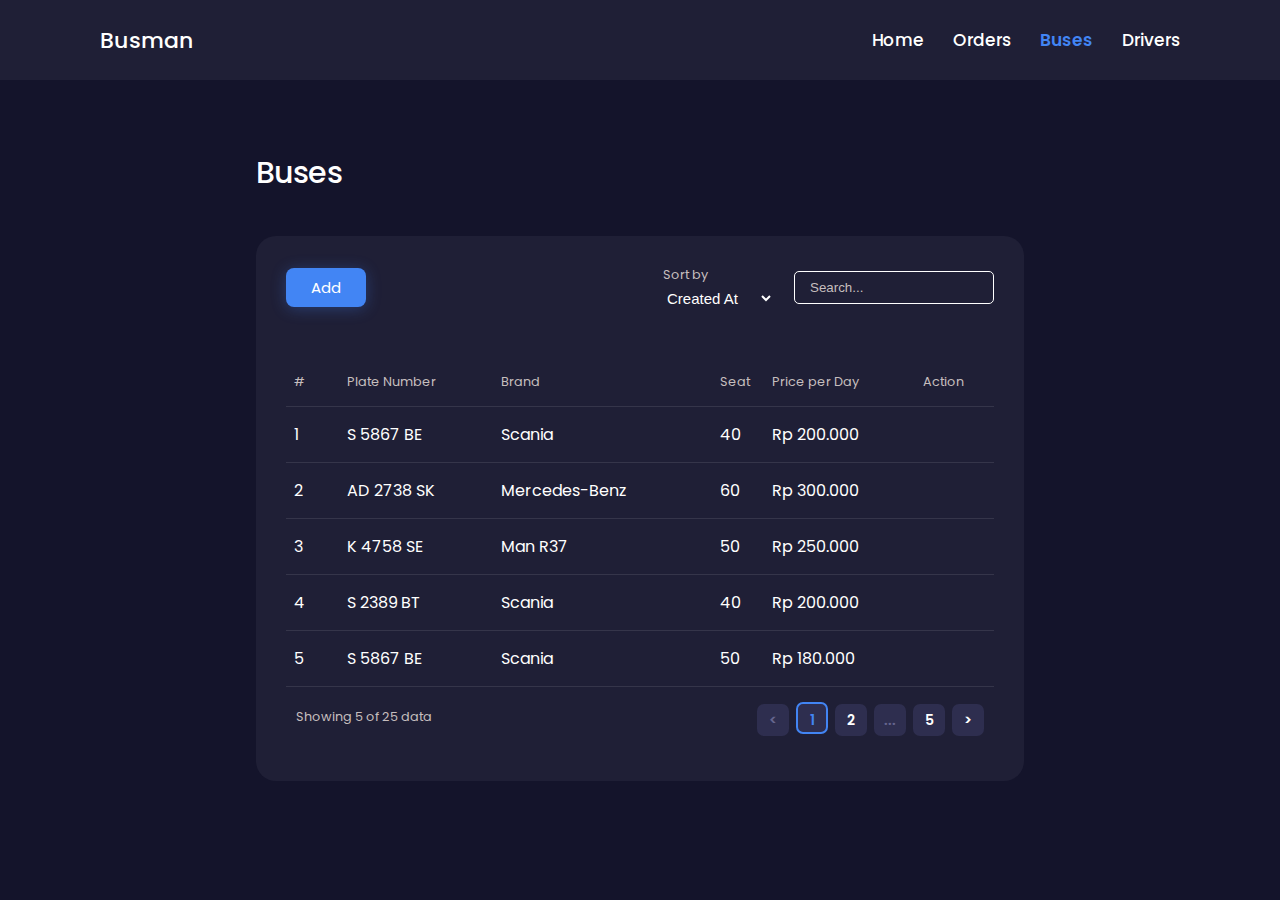
<file: buses/index.html>
<!DOCTYPE html>
<html lang="en">
<head>
    <meta charset="UTF-8">
    <meta http-equiv="X-UA-Compatible" content="IE=edge">
    <meta name="viewport" content="width=device-width, initial-scale=1.0">

    <link rel="stylesheet" href="https://use.fontawesome.com/releases/v5.15.4/css/all.css" integrity="sha384-DyZ88mC6Up2uqS4h/KRgHuoeGwBcD4Ng9SiP4dIRy0EXTlnuz47vAwmeGwVChigm" crossorigin="anonymous">

    <link rel="stylesheet" href="../styles/master.css">
     

    <title>Busman | Buses</title>
</head>
<body>
    <header>
        <div class="title">
            <a href="../dashboard.html">Busman</a>
        </div>
        <nav>
            <ul>
                <li><a href="../dashboard.html">Home</a></li>
                <li><a href="../orders/index.html">Orders</a></li>
                <li><a href="#" class="active">Buses</a></li>
                <li><a href="../drivers/index.html">Drivers</a></li>
            </ul>
        </nav>
    </header>
    
    <main>
        <div class="container">
            <div class="page-title">
                <h5>Buses</h5>
            </div>
            <div class="card">
                <div class="card-header">
                    <a class="card-action-btn" href="create.html" role="button">
                        Add
                    </a>
                    <div class="card-filters">
                        <div class="filter">
                            <small>Sort by</small>
                            <select name="sortby" id="status">
                                <option value="rent-date" selected>Created At</option>
                                <option value="contact-name">Seat</option>
                                <option value="contact-phone">Price per Day</option>
                            </select>
                        </div>
                        <div class="search">
                            <form action="#">
                                <input type="text" name="search" placeholder="Search...">
                                <button type="submit">
                                    <i class="fas fa-search"></i>
                                </button>
                            </form>
                        </div>
                    </div>
                </div>

                <div class="card-body">
                    <table class="card-table">
                        <thead>
                            <tr>
                                <th>#</th>
                                <th>Plate Number</th>
                                <th>Brand</th>
                                <th>Seat</th>
                                <th>Price per Day</th>
                                <th>Action</th>
                            </tr>
                        </thead>
                        <tbody>
                            <tr>
                                <td>1</td>
                                <td>S 5867 BE</td>
                                <td>Scania</td>
                                <td>40</td>
                                <td>Rp 200.000</td>
                                <td class="action-btn">
                                     
                                    <a href="edit.html">
                                        <i class="fas fa-pencil-alt"></i>
                                    </a>
                                    <a href="#">
                                        <i class="far fa-trash-alt"></i>
                                    </a>
                                </td>
                            </tr>
                            <tr>
                                <td>2</td>
                                <td>AD 2738 SK</td>
                                <td>Mercedes-Benz</td>
                                <td>60</td>
                                <td>Rp 300.000</td>
                                <td class="action-btn">
                                     
                                    <a href="edit.html">
                                        <i class="fas fa-pencil-alt"></i>
                                    </a>
                                    <a href="#">
                                        <i class="far fa-trash-alt"></i>
                                    </a>
                                </td>
                            </tr>
                            <tr>
                                <td>3</td>
                                <td>K 4758 SE</td>
                                <td>Man R37</td>
                                <td>50</td>
                                <td>Rp 250.000</td>
                                <td class="action-btn">
                                     
                                    <a href="edit.html">
                                        <i class="fas fa-pencil-alt"></i>
                                    </a>
                                    <a href="#">
                                        <i class="far fa-trash-alt"></i>
                                    </a>
                                </td>
                            </tr>
                            <tr>
                                <td>4</td>
                                <td>S 2389 BT</td>
                                <td>Scania</td>
                                <td>40</td>
                                <td>Rp 200.000</td>
                                <td class="action-btn">
                                     
                                    <a href="edit.html">
                                        <i class="fas fa-pencil-alt"></i>
                                    </a>
                                    <a href="#">
                                        <i class="far fa-trash-alt"></i>
                                    </a>
                                </td>
                            </tr>
                            <tr>
                                <td>5</td>
                                <td>S 5867 BE</td>
                                <td>Scania</td>
                                <td>50</td>
                                <td>Rp 180.000</td>
                                <td class="action-btn">
                                     
                                    <a href="edit.html">
                                        <i class="fas fa-pencil-alt"></i>
                                    </a>
                                    <a href="#">
                                        <i class="far fa-trash-alt"></i>
                                    </a>
                                </td>
                            </tr>
                        </tbody>
                    </table>
                </div>

                <div class="card-footer">
                    <small>
                        Showing 5 of 25 data
                    </small>
                    <div class="pagination">
                        <a href="#prev" class="prev disabled"><</a>
                        <a href="#" class="selected">1</a>
                        <a href="#">2</a>
                        <a href="#" class="disabled">...</a>
                        <a href="#">5</a>
                        <a href="#" class="next">></a>
                    </div>
                </div>
            </div>
        </div>
    </main>
</body>
</html>
</file>
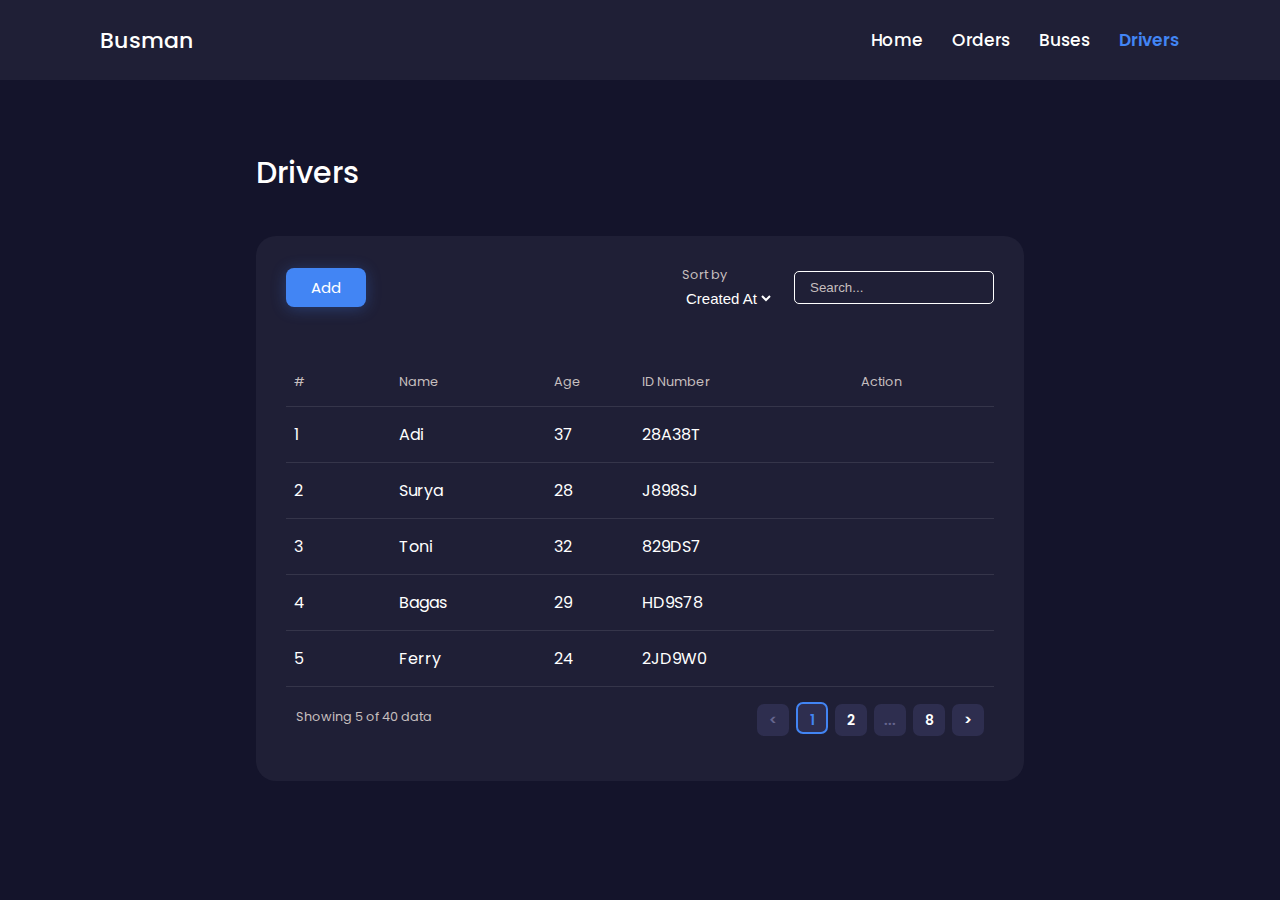
<file: drivers/index.html>
<!DOCTYPE html>
<html lang="en">
<head>
    <meta charset="UTF-8">
    <meta http-equiv="X-UA-Compatible" content="IE=edge">
    <meta name="viewport" content="width=device-width, initial-scale=1.0">

    <link rel="stylesheet" href="https://use.fontawesome.com/releases/v5.15.4/css/all.css" integrity="sha384-DyZ88mC6Up2uqS4h/KRgHuoeGwBcD4Ng9SiP4dIRy0EXTlnuz47vAwmeGwVChigm" crossorigin="anonymous">

    <link rel="stylesheet" href="../styles/master.css">
     

    <title>Busman | Drivers</title>
</head>
<body>
    <header>
        <div class="title">
            <a href="../dashboard.html">Busman</a>
        </div>
        <nav>
            <ul>
                <li><a href="../dashboard.html">Home</a></li>
                <li><a href="../orders/index.html">Orders</a></li>
                <li><a href="../buses/index.html">Buses</a></li>
                <li><a href="#" class="active">Drivers</a></li>
            </ul>
        </nav>
    </header>
    
    <main>
        <div class="container">
            <div class="page-title">
                <h5>Drivers</h5>
            </div>
            <div class="card">
                <div class="card-header">
                    <a class="card-action-btn" href="create.html" role="button">
                        Add
                    </a>
                    <div class="card-filters">
                        <div class="filter">
                            <small>Sort by</small>
                            <select name="sortby" id="status">
                                <option value="rent-date" selected>Created At</option>
                                <option value="contact-name">Name</option>
                                <option value="contact-phone">Age</option>
                            </select>
                        </div>
                        <div class="search">
                            <form action="#">
                                <input type="text" name="search" placeholder="Search...">
                                <button type="submit">
                                    <i class="fas fa-search"></i>
                                </button>
                            </form>
                        </div>
                    </div>
                </div>

                <div class="card-body">
                    <table class="card-table">
                        <thead>
                            <tr>
                                <th>#</th>
                                <th>Name</th>
                                <th>Age</th>
                                <th>ID Number</th>
                                <th>Action</th>
                            </tr>
                        </thead>
                        <tbody>
                            <tr>
                                <td>1</td>
                                <td>Adi</td>
                                <td>37</td>
                                <td>28A38T</td>
                                <td class="action-btn">
                                     
                                    <a href="edit.html">
                                        <i class="fas fa-pencil-alt"></i>
                                    </a>
                                    <a href="#">
                                        <i class="far fa-trash-alt"></i>
                                    </a>
                                </td>
                            </tr>
                            <tr>
                                <td>2</td>
                                <td>Surya</td>
                                <td>28</td>
                                <td>J898SJ</td>
                                <td class="action-btn">
                                     
                                    <a href="edit.html">
                                        <i class="fas fa-pencil-alt"></i>
                                    </a>
                                    <a href="#">
                                        <i class="far fa-trash-alt"></i>
                                    </a>
                                </td>
                            </tr>
                            <tr>
                                <td>3</td>
                                <td>Toni</td>
                                <td>32</td>
                                <td>829DS7</td>
                                <td class="action-btn">
                                     
                                    <a href="edit.html">
                                        <i class="fas fa-pencil-alt"></i>
                                    </a>
                                    <a href="#">
                                        <i class="far fa-trash-alt"></i>
                                    </a>
                                </td>
                            </tr>
                            <tr>
                                <td>4</td>
                                <td>Bagas</td>
                                <td>29</td>
                                <td>HD9S78</td>
                                <td class="action-btn">
                                     
                                    <a href="edit.html">
                                        <i class="fas fa-pencil-alt"></i>
                                    </a>
                                    <a href="#">
                                        <i class="far fa-trash-alt"></i>
                                    </a>
                                </td>
                            </tr>
                            <tr>
                                <td>5</td>
                                <td>Ferry</td>
                                <td>24</td>
                                <td>2JD9W0</td>
                                <td class="action-btn">
                                     
                                    <a href="edit.html">
                                        <i class="fas fa-pencil-alt"></i>
                                    </a>
                                    <a href="#">
                                        <i class="far fa-trash-alt"></i>
                                    </a>
                                </td>
                            </tr>
                        </tbody>
                    </table>
                </div>

                <div class="card-footer">
                    <small>
                        Showing 5 of 40 data
                    </small>
                    <div class="pagination">
                        <a href="#prev" class="prev disabled"><</a>
                        <a href="#" class="selected">1</a>
                        <a href="#">2</a>
                        <a href="#" class="disabled">...</a>
                        <a href="#">8</a>
                        <a href="#" class="next">></a>
                    </div>
                </div>
            </div>
        </div>
    </main>
</body>
</html>
</file>
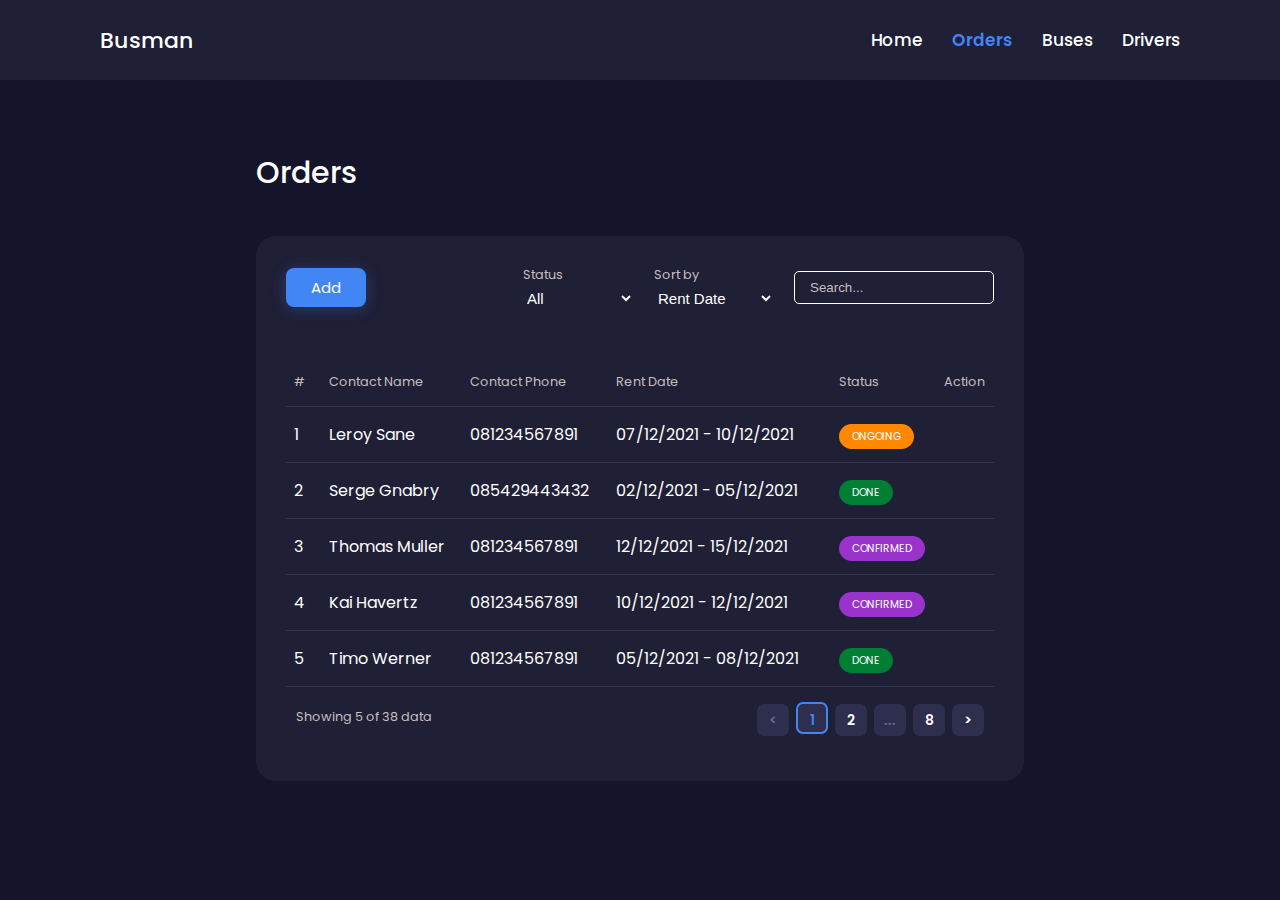
<file: orders/index.html>
<!DOCTYPE html>
<html lang="en">
<head>
    <meta charset="UTF-8">
    <meta http-equiv="X-UA-Compatible" content="IE=edge">
    <meta name="viewport" content="width=device-width, initial-scale=1.0">

    <link rel="stylesheet" href="https://use.fontawesome.com/releases/v5.15.4/css/all.css" integrity="sha384-DyZ88mC6Up2uqS4h/KRgHuoeGwBcD4Ng9SiP4dIRy0EXTlnuz47vAwmeGwVChigm" crossorigin="anonymous">

    <link rel="stylesheet" href="../styles/master.css">
     

    <title>Busman | Orders</title>
</head>
<body>
    <header>
        <div class="title">
            <a href="../dashboard.html">Busman</a>
        </div>
        <nav>
            <ul>
                <li><a href="../dashboard.html">Home</a></li>
                <li><a href="#" class="active">Orders</a></li>
                <li><a href="../buses/index.html">Buses</a></li>
                <li><a href="../drivers/index.html">Drivers</a></li>
            </ul>
        </nav>
    </header>
    
    <main>
        <div class="container">
            <div class="page-title">
                <h5>Orders</h5>
            </div>
            <div class="card">
                <div class="card-header">
                    <a class="card-action-btn" href="create.html" role="button">
                        Add
                    </a>
                    <div class="card-filters">
                        <div class="filter">
                            <small>Status</small>
                            <select name="status" id="status">
                                <option value="all" selected>All</option>
                                <option value="confirmed">CONFIRMED</option>
                                <option value="ongoing">ONGOING</option>
                                <option value="done">DONE</option>
                            </select>
                        </div>
                        <div class="filter">
                            <small>Sort by</small>
                            <select name="sortby" id="status">
                                <option value="rent-date" selected>Rent Date</option>
                                <option value="contact-name">Contact Name</option>
                                <option value="contact-phone">Contact Phone</option>
                            </select>
                        </div>
                        <div class="search">
                            <form action="#">
                                <input type="text" name="search" placeholder="Search...">
                                <button type="submit">
                                    <i class="fas fa-search"></i>
                                </button>
                            </form>
                        </div>
                    </div>
                </div>

                <div class="card-body">
                    <table class="card-table">
                        <thead>
                            <tr>
                                <th>#</th>
                                <th>Contact Name</th>
                                <th>Contact Phone</th>
                                <th>Rent Date</th>
                                <th>Status</th>
                                <th>Action</th>
                            </tr>
                        </thead>
                        <tbody>
                            <tr>
                                <td>1</td>
                                <td>Leroy Sane</td>
                                <td>081234567891</td>
                                <td>07/12/2021 - 10/12/2021</td>
                                <td><span class="status-label ongoing">ONGOING</span></td>
                                <td class="action-btn">
                                     
                                    <a href="edit.html">
                                        <i class="fas fa-pencil-alt"></i>
                                    </a>
                                    <a href="#">
                                        <i class="far fa-trash-alt"></i>
                                    </a>
                                </td>
                            </tr>
                            <tr>
                                <td>2</td>
                                <td>Serge Gnabry</td>
                                <td>085429443432</td>
                                <td>02/12/2021 - 05/12/2021</td>
                                <td><span class="status-label done">DONE</span></td>
                                <td class="action-btn">
                                     
                                    <a href="edit.html">
                                        <i class="fas fa-pencil-alt"></i>
                                    </a>
                                    <a href="#">
                                        <i class="far fa-trash-alt"></i>
                                    </a>
                                </td>
                            </tr>
                            <tr>
                                <td>3</td>
                                <td>Thomas Muller</td>
                                <td>081234567891</td>
                                <td>12/12/2021 - 15/12/2021</td>
                                <td><span class="status-label confirmed">CONFIRMED</span></td>
                                <td class="action-btn">
                                     
                                    <a href="edit.html">
                                        <i class="fas fa-pencil-alt"></i>
                                    </a>
                                    <a href="#">
                                        <i class="far fa-trash-alt"></i>
                                    </a>
                                </td>
                            </tr>
                            <tr>
                                <td>4</td>
                                <td>Kai Havertz</td>
                                <td>081234567891</td>
                                <td>10/12/2021 - 12/12/2021</td>
                                <td><span class="status-label confirmed">CONFIRMED</span></td>
                                <td class="action-btn">
                                     
                                    <a href="edit.html">
                                        <i class="fas fa-pencil-alt"></i>
                                    </a>
                                    <a href="#">
                                        <i class="far fa-trash-alt"></i>
                                    </a>
                                </td>
                            </tr>
                            <tr>
                                <td>5</td>
                                <td>Timo Werner</td>
                                <td>081234567891</td>
                                <td>05/12/2021 - 08/12/2021</td>
                                <td><span class="status-label done">DONE</span></td>
                                <td class="action-btn">
                                     
                                    <a href="edit.html">
                                        <i class="fas fa-pencil-alt"></i>
                                    </a>
                                    <a href="#">
                                        <i class="far fa-trash-alt"></i>
                                    </a>
                                </td>
                            </tr>
                        </tbody>
                    </table>
                </div>

                <div class="card-footer">
                    <small>
                        Showing 5 of 38 data
                    </small>
                    <div class="pagination">
                        <a href="#prev" class="prev disabled"><</a>
                        <a href="#" class="selected">1</a>
                        <a href="#">2</a>
                        <a href="#" class="disabled">...</a>
                        <a href="#">8</a>
                        <a href="#" class="next">></a>
                    </div>
                </div>
            </div>
        </div>
    </main>
</body>
</html>
</file>
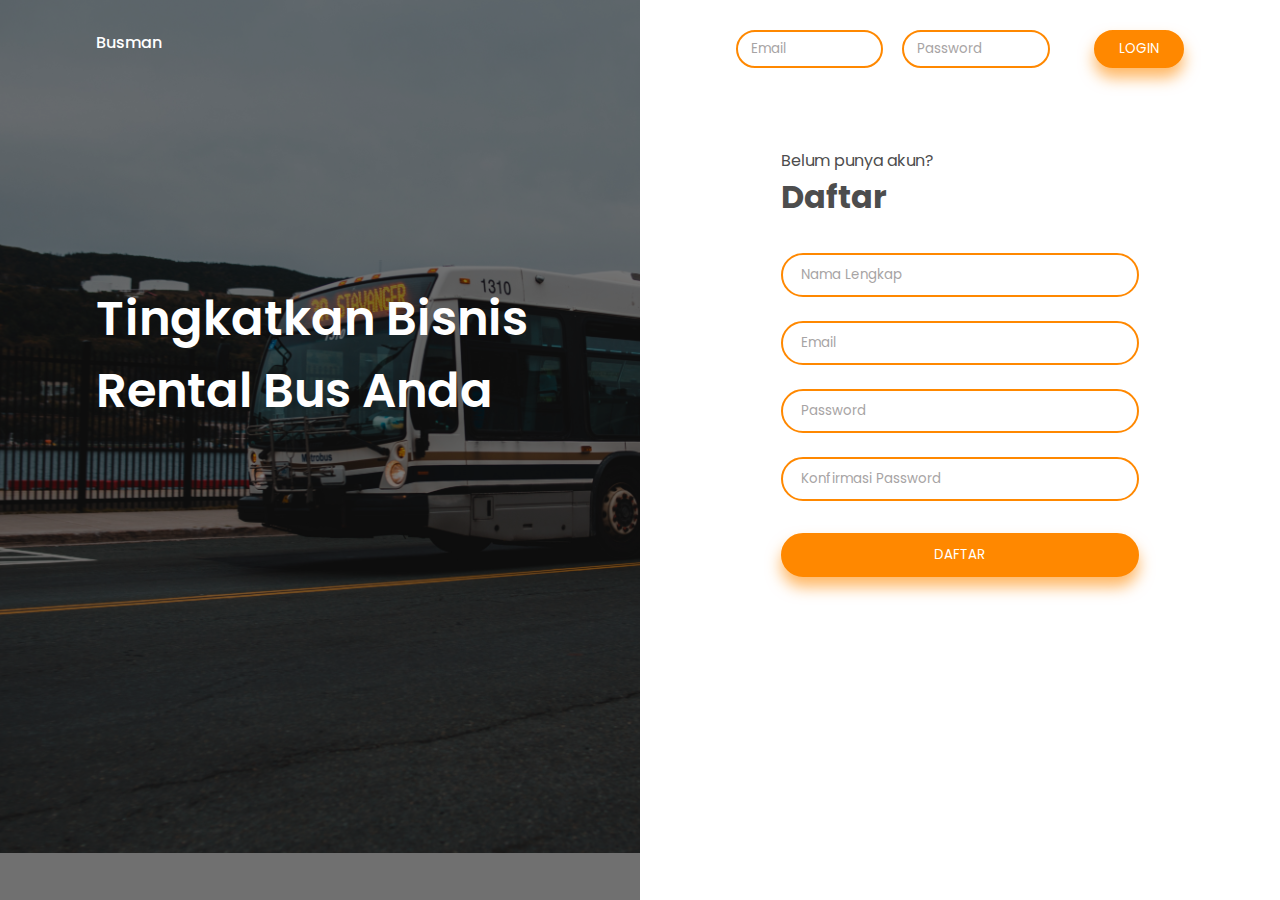
<file: auth.html>
<!DOCTYPE html>
<html lang="en">
<head>
    <meta charset="UTF-8">
    <meta http-equiv="X-UA-Compatible" content="IE=edge">
    <meta name="viewport" content="width=device-width, initial-scale=1.0">
    <link rel="icon" href="favicon.ico">
    <link rel="stylesheet" href="styles/auth.css">
    <title>BusMan | Auth</title>
</head>
<body>
    <div class="landing-auth">
        <div class="banner">
            <div class="container">
                <div class="title">
                    <a href="auth.html">Busman</a>
                </div>
        
                <div class="banner-text">
                    <h2>Tingkatkan Bisnis Rental Bus Anda</h2>
                </div>
            </div>
        </div>
    
        <div class="auth" id="auth">
            <div class="container">
                <div class="login">
                    <form action="dashboard.html">
                        <div class="inline-input">
                            <input class="input-text" type="email" placeholder="Email" />
                            <input class="input-text" type="password" placeholder="Password" />
                        </div>
                        <input class="button" type="submit" value="LOGIN" />
                    </form>
                </div>
        
                <div class="register">
                    <div class="register-text">
                        <p>Belum punya akun?</p>
                        <h1>Daftar</h1>
                    </div>
                    <form action="dashboard.html">
                        <input class="input-text" type="text" placeholder="Nama Lengkap" />
                        <input class="input-text" type="email" placeholder="Email" />
                        <input class="input-text" type="password" placeholder="Password" />
                        <input class="input-text" type="password" placeholder="Konfirmasi Password" />
                        <input class="button" type="submit" value="DAFTAR" />
                    </form>
                </div>
            </div>
        </div>
    </div>
</body>
</html>
</file>
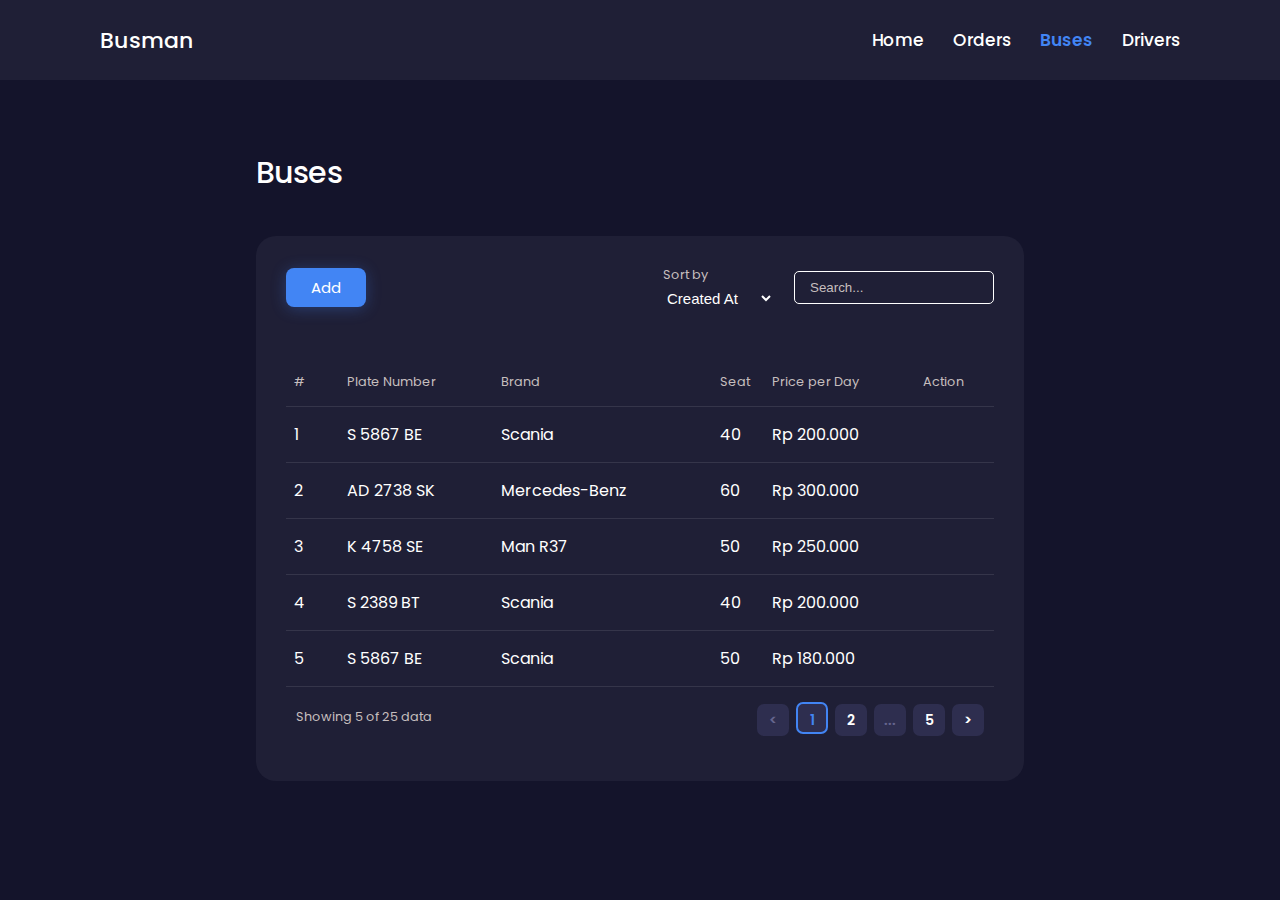
<file: buses.html>
<!DOCTYPE html>
<html lang="en">
<head>
    <meta charset="UTF-8">
    <meta http-equiv="X-UA-Compatible" content="IE=edge">
    <meta name="viewport" content="width=device-width, initial-scale=1.0">

    <link rel="stylesheet" href="https://use.fontawesome.com/releases/v5.15.4/css/all.css" integrity="sha384-DyZ88mC6Up2uqS4h/KRgHuoeGwBcD4Ng9SiP4dIRy0EXTlnuz47vAwmeGwVChigm" crossorigin="anonymous">

    <link rel="stylesheet" href="styles/master.css">
     

    <title>Orders</title>
</head>
<body>
    <header>
        <div class="title">
            <a href="#">Busman</a>
        </div>
        <nav>
            <ul>
                <li><a href="#">Home</a></li>
                <li><a href="orders.html">Orders</a></li>
                <li><a href="#" class="active">Buses</a></li>
                <li><a href="drivers.html">Drivers</a></li>
            </ul>
        </nav>
    </header>
    
    <main>
        <div class="container">
            <div class="page-title">
                <h5>Buses</h5>
            </div>
            <div class="card">
                <div class="card-header">
                    <a class="card-action-btn" href="#" role="button">
                        Add
                    </a>
                    <div class="card-filters">
                        <div class="filter">
                            <small>Sort by</small>
                            <select name="sortby" id="status">
                                <option value="rent-date" selected>Created At</option>
                                <option value="contact-name">Seat</option>
                                <option value="contact-phone">Price per Day</option>
                            </select>
                        </div>
                        <div class="search">
                            <form action="#">
                                <input type="text" name="search" placeholder="Search...">
                                <button type="submit">
                                    <i class="fas fa-search"></i>
                                </button>
                            </form>
                        </div>
                    </div>
                </div>

                <div class="card-body">
                    <table class="card-table">
                        <thead>
                            <tr>
                                <th>#</th>
                                <th>Plate Number</th>
                                <th>Brand</th>
                                <th>Seat</th>
                                <th>Price per Day</th>
                                <th>Action</th>
                            </tr>
                        </thead>
                        <tbody>
                            <tr>
                                <td>1</td>
                                <td>S 5867 BE</td>
                                <td>Scania</td>
                                <td>40</td>
                                <td>Rp 200.000</td>
                                <td class="action-btn">
                                     
                                    <a href="#">
                                        <i class="fas fa-pencil-alt"></i>
                                    </a>
                                    <a href="#">
                                        <i class="far fa-trash-alt"></i>
                                    </a>
                                </td>
                            </tr>
                            <tr>
                                <td>2</td>
                                <td>AD 2738 SK</td>
                                <td>Mercedes-Benz</td>
                                <td>60</td>
                                <td>Rp 300.000</td>
                                <td class="action-btn">
                                     
                                    <a href="#">
                                        <i class="fas fa-pencil-alt"></i>
                                    </a>
                                    <a href="#">
                                        <i class="far fa-trash-alt"></i>
                                    </a>
                                </td>
                            </tr>
                            <tr>
                                <td>3</td>
                                <td>K 4758 SE</td>
                                <td>Man R37</td>
                                <td>50</td>
                                <td>Rp 250.000</td>
                                <td class="action-btn">
                                     
                                    <a href="#">
                                        <i class="fas fa-pencil-alt"></i>
                                    </a>
                                    <a href="#">
                                        <i class="far fa-trash-alt"></i>
                                    </a>
                                </td>
                            </tr>
                            <tr>
                                <td>4</td>
                                <td>S 2389 BT</td>
                                <td>Scania</td>
                                <td>40</td>
                                <td>Rp 200.000</td>
                                <td class="action-btn">
                                     
                                    <a href="#">
                                        <i class="fas fa-pencil-alt"></i>
                                    </a>
                                    <a href="#">
                                        <i class="far fa-trash-alt"></i>
                                    </a>
                                </td>
                            </tr>
                            <tr>
                                <td>5</td>
                                <td>S 5867 BE</td>
                                <td>Scania</td>
                                <td>50</td>
                                <td>Rp 180.000</td>
                                <td class="action-btn">
                                     
                                    <a href="#">
                                        <i class="fas fa-pencil-alt"></i>
                                    </a>
                                    <a href="#">
                                        <i class="far fa-trash-alt"></i>
                                    </a>
                                </td>
                            </tr>
                        </tbody>
                    </table>
                </div>

                <div class="card-footer">
                    <small>
                        Showing 5 of 25 data
                    </small>
                    <div class="pagination">
                        <a href="#prev" class="prev disabled"><</a>
                        <a href="#" class="selected">1</a>
                        <a href="#">2</a>
                        <a href="#" class="disabled">...</a>
                        <a href="#">5</a>
                        <a href="#" class="next">></a>
                    </div>
                </div>
            </div>
        </div>
    </main>
</body>
</html>
</file>
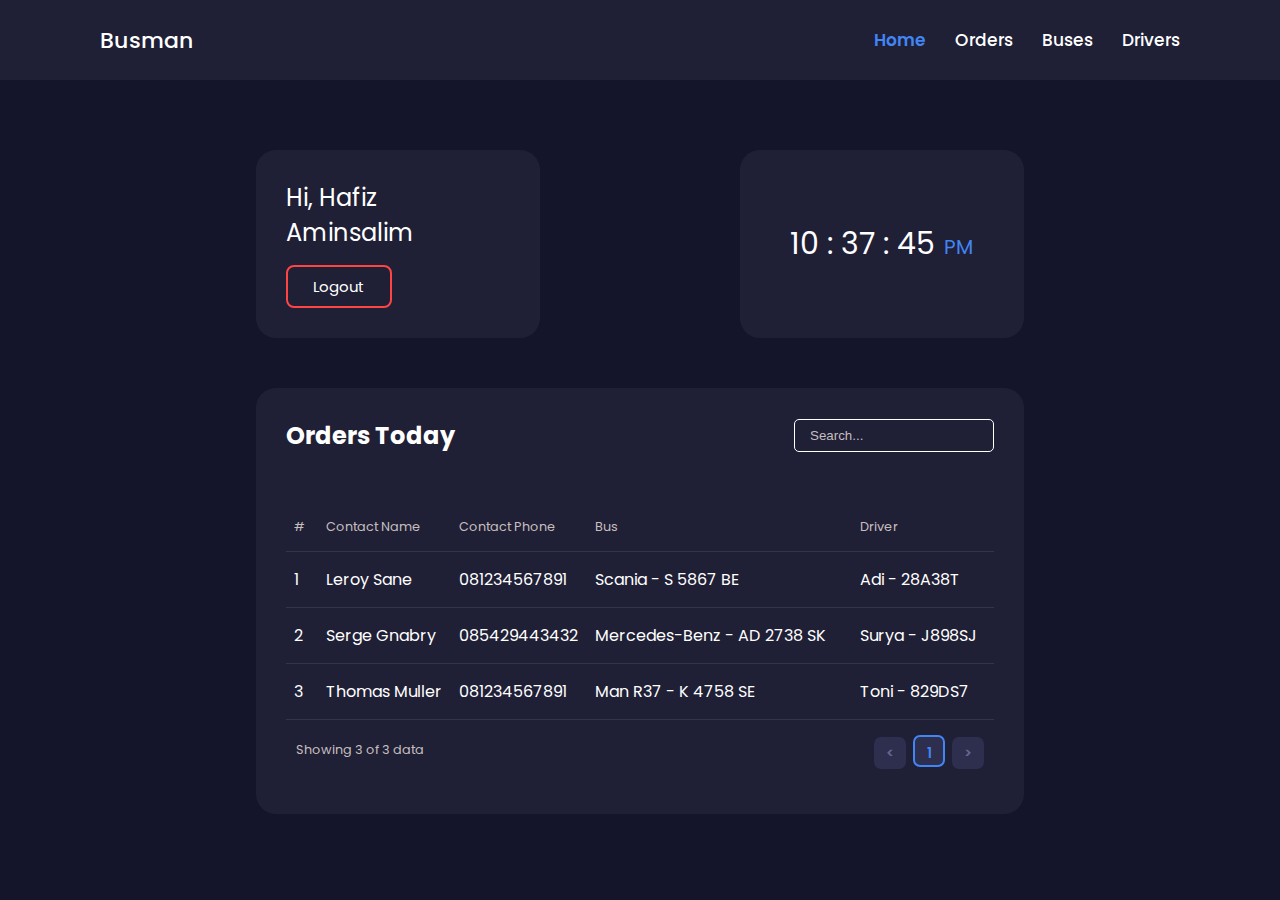
<file: dashboard.html>
<!DOCTYPE html>
<html lang="en">
<head>
    <meta charset="UTF-8">
    <meta http-equiv="X-UA-Compatible" content="IE=edge">
    <meta name="viewport" content="width=device-width, initial-scale=1.0">
    <link rel="stylesheet" href="https://use.fontawesome.com/releases/v5.15.4/css/all.css" integrity="sha384-DyZ88mC6Up2uqS4h/KRgHuoeGwBcD4Ng9SiP4dIRy0EXTlnuz47vAwmeGwVChigm" crossorigin="anonymous">
    <link rel="stylesheet" href="styles/master.css">
    <link rel="icon" href="favicon.ico">
    <title>Busman | Dashboard</title>
</head>
<body>
    <header>
        <div class="title">
            <a href="dashboard.html">Busman</a>
        </div>
        <nav>
            <ul>
                <li><a href="#" class="active">Home</a></li>
                <li><a href="orders/index.html">Orders</a></li>
                <li><a href="buses/index.html">Buses</a></li>
                <li><a href="drivers/index.html">Drivers</a></li>
            </ul>
        </nav>
    </header>
    
    <main>
        <div class="container">
            <div class="row-dashboard">
                <div class="card welcome">
                    <h2>Hi, Hafiz Aminsalim</h2>
                    <a href="auth.html">Logout</a>
                </div>
                <div class="card time-clock">
                    <p id="clock"></p>
                </div>
            </div>

            <div class="card">
                <div class="card-header">
                    <h2>Orders Today</h2>
                    <div class="card-filters">
                        <div class="search">
                            <form action="#">
                                <input type="text" name="search" placeholder="Search...">
                                <button type="submit">
                                    <i class="fas fa-search"></i>
                                </button>
                            </form>
                        </div>
                    </div>
                </div>

                <div class="card-body">
                    <table class="card-table">
                        <thead>
                            <tr>
                                <th>#</th>
                                <th>Contact Name</th>
                                <th>Contact Phone</th>
                                <th>Bus</th>
                                <th>Driver</th>
                            </tr>
                        </thead>
                        <tbody>
                            <tr>
                                <td>1</td>
                                <td>Leroy Sane</td>
                                <td>081234567891</td>
                                <td>Scania - S 5867 BE</td>
                                <td>Adi - 28A38T</td>
                            </tr>
                            <tr>
                                <td>2</td>
                                <td>Serge Gnabry</td>
                                <td>085429443432</td>
                                <td>Mercedes-Benz - AD 2738 SK</td>
                                <td>Surya - J898SJ</td>
                            </tr>
                            <tr>
                                <td>3</td>
                                <td>Thomas Muller</td>
                                <td>081234567891</td>
                                <td>Man R37 - K 4758 SE</td>
                                <td>Toni - 829DS7</td>
                            </tr>
                        </tbody>
                    </table>
                </div>

                <div class="card-footer">
                    <small>
                        Showing 3 of 3 data
                    </small>
                    <div class="pagination">
                        <a href="#prev" class="prev disabled"><</a>
                        <a href="#" class="selected">1</a>
                        <a href="#" class="next disabled">></a>
                    </div>
                </div>
            </div>
        </div>
    </main>


    <script src="dashboard.js"></script>
</body>
</html>
</file>
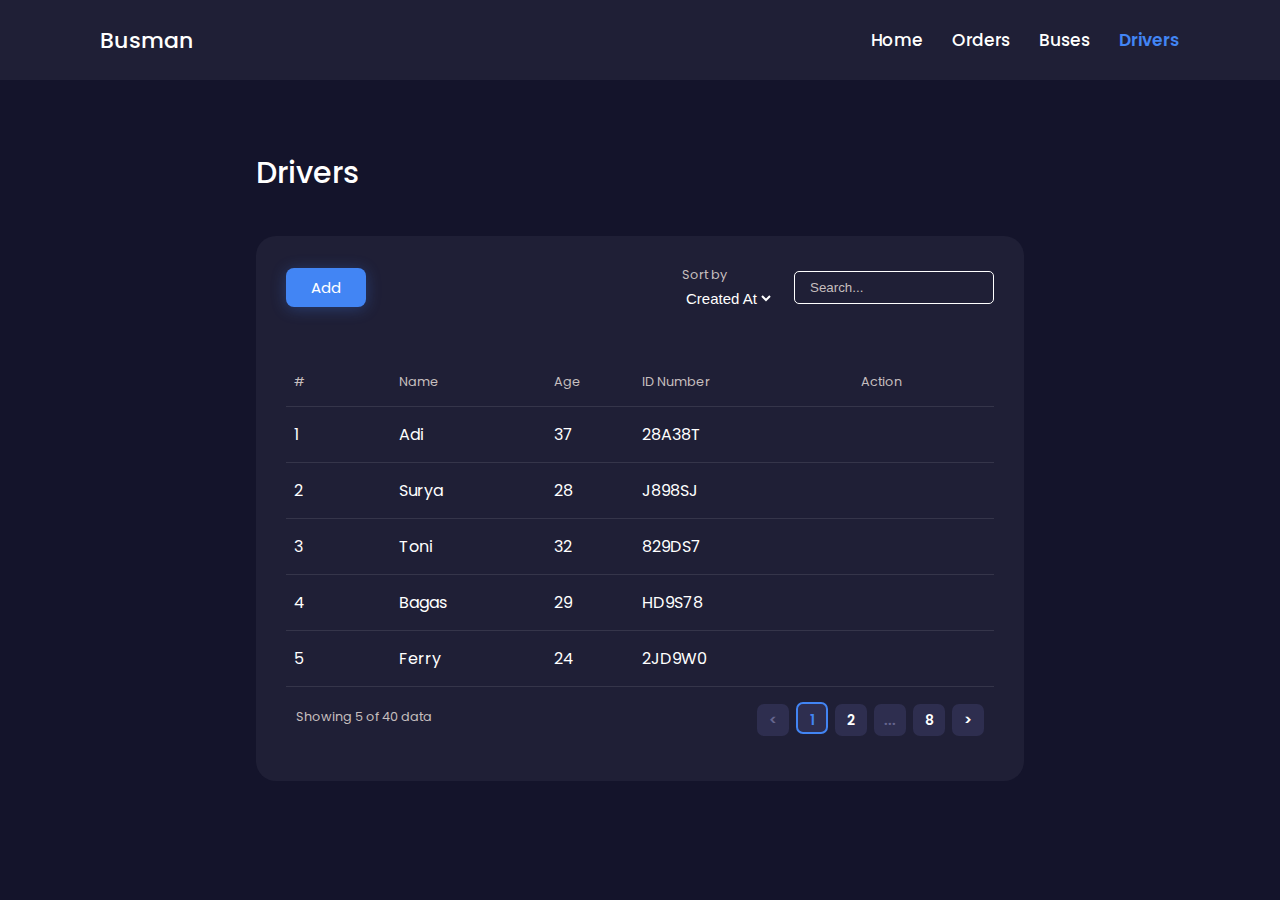
<file: drivers.html>
<!DOCTYPE html>
<html lang="en">
<head>
    <meta charset="UTF-8">
    <meta http-equiv="X-UA-Compatible" content="IE=edge">
    <meta name="viewport" content="width=device-width, initial-scale=1.0">

    <link rel="stylesheet" href="https://use.fontawesome.com/releases/v5.15.4/css/all.css" integrity="sha384-DyZ88mC6Up2uqS4h/KRgHuoeGwBcD4Ng9SiP4dIRy0EXTlnuz47vAwmeGwVChigm" crossorigin="anonymous">

    <link rel="stylesheet" href="styles/master.css">
     

    <title>Orders</title>
</head>
<body>
    <header>
        <div class="title">
            <a href="#">Busman</a>
        </div>
        <nav>
            <ul>
                <li><a href="#">Home</a></li>
                <li><a href="orders.html">Orders</a></li>
                <li><a href="buses.html">Buses</a></li>
                <li><a href="#" class="active">Drivers</a></li>
            </ul>
        </nav>
    </header>
    
    <main>
        <div class="container">
            <div class="page-title">
                <h5>Drivers</h5>
            </div>
            <div class="card">
                <div class="card-header">
                    <a class="card-action-btn" href="#" role="button">
                        Add
                    </a>
                    <div class="card-filters">
                        <div class="filter">
                            <small>Sort by</small>
                            <select name="sortby" id="status">
                                <option value="rent-date" selected>Created At</option>
                                <option value="contact-name">Name</option>
                                <option value="contact-phone">Age</option>
                            </select>
                        </div>
                        <div class="search">
                            <form action="#">
                                <input type="text" name="search" placeholder="Search...">
                                <button type="submit">
                                    <i class="fas fa-search"></i>
                                </button>
                            </form>
                        </div>
                    </div>
                </div>

                <div class="card-body">
                    <table class="card-table">
                        <thead>
                            <tr>
                                <th>#</th>
                                <th>Name</th>
                                <th>Age</th>
                                <th>ID Number</th>
                                <th>Action</th>
                            </tr>
                        </thead>
                        <tbody>
                            <tr>
                                <td>1</td>
                                <td>Adi</td>
                                <td>37</td>
                                <td>28A38T</td>
                                <td class="action-btn">
                                     
                                    <a href="#">
                                        <i class="fas fa-pencil-alt"></i>
                                    </a>
                                    <a href="#">
                                        <i class="far fa-trash-alt"></i>
                                    </a>
                                </td>
                            </tr>
                            <tr>
                                <td>2</td>
                                <td>Surya</td>
                                <td>28</td>
                                <td>J898SJ</td>
                                <td class="action-btn">
                                     
                                    <a href="#">
                                        <i class="fas fa-pencil-alt"></i>
                                    </a>
                                    <a href="#">
                                        <i class="far fa-trash-alt"></i>
                                    </a>
                                </td>
                            </tr>
                            <tr>
                                <td>3</td>
                                <td>Toni</td>
                                <td>32</td>
                                <td>829DS7</td>
                                <td class="action-btn">
                                     
                                    <a href="#">
                                        <i class="fas fa-pencil-alt"></i>
                                    </a>
                                    <a href="#">
                                        <i class="far fa-trash-alt"></i>
                                    </a>
                                </td>
                            </tr>
                            <tr>
                                <td>4</td>
                                <td>Bagas</td>
                                <td>29</td>
                                <td>HD9S78</td>
                                <td class="action-btn">
                                     
                                    <a href="#">
                                        <i class="fas fa-pencil-alt"></i>
                                    </a>
                                    <a href="#">
                                        <i class="far fa-trash-alt"></i>
                                    </a>
                                </td>
                            </tr>
                            <tr>
                                <td>5</td>
                                <td>Ferry</td>
                                <td>24</td>
                                <td>2JD9W0</td>
                                <td class="action-btn">
                                     
                                    <a href="#">
                                        <i class="fas fa-pencil-alt"></i>
                                    </a>
                                    <a href="#">
                                        <i class="far fa-trash-alt"></i>
                                    </a>
                                </td>
                            </tr>
                        </tbody>
                    </table>
                </div>

                <div class="card-footer">
                    <small>
                        Showing 5 of 40 data
                    </small>
                    <div class="pagination">
                        <a href="#prev" class="prev disabled"><</a>
                        <a href="#" class="selected">1</a>
                        <a href="#">2</a>
                        <a href="#" class="disabled">...</a>
                        <a href="#">8</a>
                        <a href="#" class="next">></a>
                    </div>
                </div>
            </div>
        </div>
    </main>
</body>
</html>
</file>
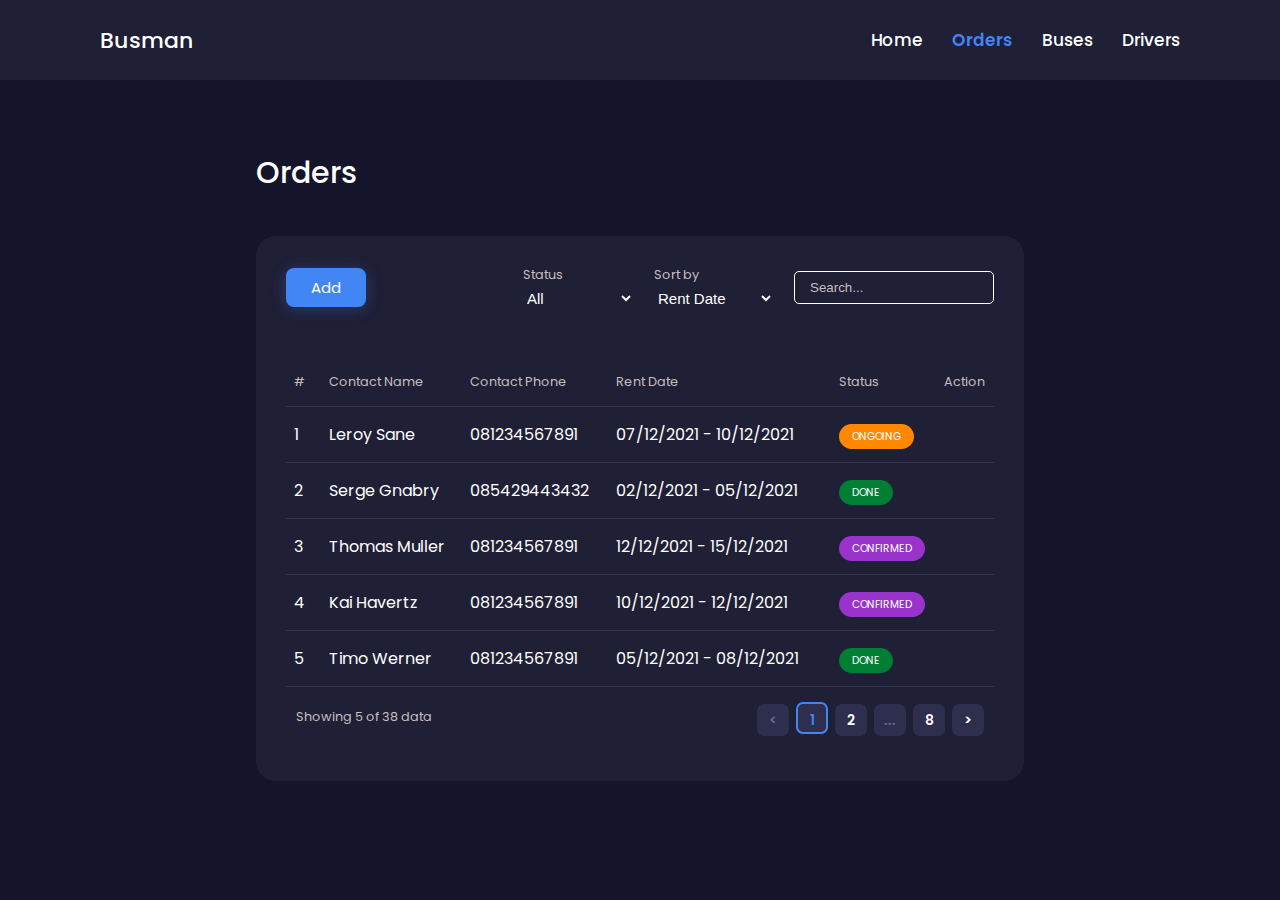
<file: orders.html>
<!DOCTYPE html>
<html lang="en">
<head>
    <meta charset="UTF-8">
    <meta http-equiv="X-UA-Compatible" content="IE=edge">
    <meta name="viewport" content="width=device-width, initial-scale=1.0">

    <link rel="stylesheet" href="https://use.fontawesome.com/releases/v5.15.4/css/all.css" integrity="sha384-DyZ88mC6Up2uqS4h/KRgHuoeGwBcD4Ng9SiP4dIRy0EXTlnuz47vAwmeGwVChigm" crossorigin="anonymous">

    <link rel="stylesheet" href="styles/master.css">
     

    <title>Orders</title>
</head>
<body>
    <header>
        <div class="title">
            <a href="#">Busman</a>
        </div>
        <nav>
            <ul>
                <li><a href="#">Home</a></li>
                <li><a href="#" class="active">Orders</a></li>
                <li><a href="buses.html">Buses</a></li>
                <li><a href="drivers.html">Drivers</a></li>
            </ul>
        </nav>
    </header>
    
    <main>
        <div class="container">
            <div class="page-title">
                <h5>Orders</h5>
            </div>
            <div class="card">
                <div class="card-header">
                    <a class="card-action-btn" href="#" role="button">
                        Add
                    </a>
                    <div class="card-filters">
                        <div class="filter">
                            <small>Status</small>
                            <select name="status" id="status">
                                <option value="all" selected>All</option>
                                <option value="confirmed">CONFIRMED</option>
                                <option value="ongoing">ONGOING</option>
                                <option value="done">DONE</option>
                            </select>
                        </div>
                        <div class="filter">
                            <small>Sort by</small>
                            <select name="sortby" id="status">
                                <option value="rent-date" selected>Rent Date</option>
                                <option value="contact-name">Contact Name</option>
                                <option value="contact-phone">Contact Phone</option>
                            </select>
                        </div>
                        <div class="search">
                            <form action="#">
                                <input type="text" name="search" placeholder="Search...">
                                <button type="submit">
                                    <i class="fas fa-search"></i>
                                </button>
                            </form>
                        </div>
                    </div>
                </div>

                <div class="card-body">
                    <table class="card-table">
                        <thead>
                            <tr>
                                <th>#</th>
                                <th>Contact Name</th>
                                <th>Contact Phone</th>
                                <th>Rent Date</th>
                                <th>Status</th>
                                <th>Action</th>
                            </tr>
                        </thead>
                        <tbody>
                            <tr>
                                <td>1</td>
                                <td>Leroy Sane</td>
                                <td>081234567891</td>
                                <td>07/12/2021 - 10/12/2021</td>
                                <td><span class="status-label ongoing">ONGOING</span></td>
                                <td class="action-btn">
                                     
                                    <a href="#">
                                        <i class="fas fa-pencil-alt"></i>
                                    </a>
                                    <a href="#">
                                        <i class="far fa-trash-alt"></i>
                                    </a>
                                </td>
                            </tr>
                            <tr>
                                <td>2</td>
                                <td>Serge Gnabry</td>
                                <td>085429443432</td>
                                <td>02/12/2021 - 05/12/2021</td>
                                <td><span class="status-label done">DONE</span></td>
                                <td class="action-btn">
                                     
                                    <a href="#">
                                        <i class="fas fa-pencil-alt"></i>
                                    </a>
                                    <a href="#">
                                        <i class="far fa-trash-alt"></i>
                                    </a>
                                </td>
                            </tr>
                            <tr>
                                <td>3</td>
                                <td>Thomas Muller</td>
                                <td>081234567891</td>
                                <td>12/12/2021 - 15/12/2021</td>
                                <td><span class="status-label confirmed">CONFIRMED</span></td>
                                <td class="action-btn">
                                     
                                    <a href="#">
                                        <i class="fas fa-pencil-alt"></i>
                                    </a>
                                    <a href="#">
                                        <i class="far fa-trash-alt"></i>
                                    </a>
                                </td>
                            </tr>
                            <tr>
                                <td>4</td>
                                <td>Kai Havertz</td>
                                <td>081234567891</td>
                                <td>10/12/2021 - 12/12/2021</td>
                                <td><span class="status-label confirmed">CONFIRMED</span></td>
                                <td class="action-btn">
                                     
                                    <a href="#">
                                        <i class="fas fa-pencil-alt"></i>
                                    </a>
                                    <a href="#">
                                        <i class="far fa-trash-alt"></i>
                                    </a>
                                </td>
                            </tr>
                            <tr>
                                <td>5</td>
                                <td>Timo Werner</td>
                                <td>081234567891</td>
                                <td>05/12/2021 - 08/12/2021</td>
                                <td><span class="status-label done">DONE</span></td>
                                <td class="action-btn">
                                     
                                    <a href="#">
                                        <i class="fas fa-pencil-alt"></i>
                                    </a>
                                    <a href="#">
                                        <i class="far fa-trash-alt"></i>
                                    </a>
                                </td>
                            </tr>
                        </tbody>
                    </table>
                </div>

                <div class="card-footer">
                    <small>
                        Showing 5 of 38 data
                    </small>
                    <div class="pagination">
                        <a href="#prev" class="prev disabled"><</a>
                        <a href="#" class="selected">1</a>
                        <a href="#">2</a>
                        <a href="#" class="disabled">...</a>
                        <a href="#">8</a>
                        <a href="#" class="next">></a>
                    </div>
                </div>
            </div>
        </div>
    </main>
</body>
</html>
</file>
<file: styles/master.css>
@import url("https://fonts.googleapis.com/css2?family=Poppins:wght@300;400;500;600;700&display=swap");

*,
*::before,
*::after {
  margin: 0;
  padding: 0;
  box-sizing: border-box;
}

body {
    font-family: "Poppins", sans-serif;
    -webkit-font-smoothing: antialiased;
    -moz-osx-font-smoothing: grayscale;
    background-color: #14142B;
    color: #fff;
}

header {
    background-color: #1F1F36;
    width: 100%;
    height: 80px;
    display: flex;
    justify-content: space-between;
    align-items: center;
    padding : 0 100px;
}

header .title {
    padding: 30px 0;
    font-weight: 500;
}

header .title a {
    font-size: 22px;
    color: inherit;
    text-decoration: none;
}

header ul li {
    text-decoration: none;
    display: inline;
}

header ul li a {
    text-decoration: none;
    color: inherit;
    font-size: 17px;
    font-weight: 500;
    padding-left: 25px;
}

header ul li .active {
    color: #4285F4;
    font-weight: 600;
}

main {
    margin: 70px 0;
}

.container {
    width: 60%;
    margin: 0 auto;
}

.row-dashboard {
    display: grid;
    grid-template-columns: 1fr 1fr;
    column-gap: 200px;
    margin-bottom: 50px;
}

.row-dashboard .welcome h2 {
    font-weight: 400;
}

.row-dashboard .welcome a {
    display: inline-block;
    border: 2px solid #FF4444;
    border-radius: 8px;
    color: inherit;
    padding: 8px 25px;
    text-decoration: none;
    font-size: 15px;
    margin-top: 15px;
    transition: .5s;
}

.row-dashboard .welcome a:hover {
    background-color: #FF4444;
}

.row-dashboard .time-clock {
    display: flex;
    justify-content: center;
    align-items: center;
}

.row-dashboard .time-clock p {
    font-size: 30px;
}

.row-dashboard .time-clock small {
    color: #4285F4;
    font-size: 20px;
}

.page-title {
    margin-bottom: 40px;   
}

.page-title h5 {
    font-size: 30px;
    font-weight: 500;
}

.card {
    width: 100%;
    background-color: #1F1F36;
    border-radius: 20px;
    padding: 30px;
}

.card-header {
    display: flex;
    justify-content: space-between;
    align-items: center;
    margin-bottom: 50px;
}

.card-action-btn {
    background-color: #4285F4;
    border-color: #4285F4;
    box-shadow: 0px 2px 15px rgb(66, 133, 244, 0.3);
    border-radius: 8px;
    color: inherit;
    padding: 8px 25px;
    text-decoration: none;
    font-size: 15px;
}

.card-filters {
    display: flex;
    align-items: center;
}

.filter {
    margin-right: 20px;
    display: flex;
    flex-direction: column;
}

.filter small {
    color: #C6BEBE;
    font-size: 0.8em;
    margin-bottom: 5px;
    font-weight: 400;
}

.filter select {
    background-color: transparent;
    border: none;
    color: white;
    font-size: 15px;
}

.filter select:hover {
    cursor: pointer;
}

.search {
    border: 1px solid #fff;
    border-radius: 5px;
    width: 200px;
}

.search form {
    display: flex;
    align-items: center;
    padding: 8px 15px;
}

.search form input {
    background-color: transparent;
    border: none;
    color: #fff;
    width: 100%;
    outline: none;
}

.search form input::placeholder {
    color: #C6BEBE;
}

.search form button {
    background-color: transparent;
    border: none;
    color: white;
}

.search form button:hover {
    cursor: pointer;
}

.card-table {
    width: 100%;
    border-collapse: collapse;
}

.card-table tr {
    border-bottom: 1px solid rgb(255, 255, 255, 0.1);
}

.card-table th {
    text-align: left;
    font-size: 0.8em;
    font-weight: 400;
    color: #C6BEBE;
}

.card-table th, .card-table td {
    padding: 15px 0;
}

.card-table tr td:nth-child(1), .card-table tr th:nth-child(1) {
    padding-right: 15px;
    padding-left: 8px;
}

.card-table .status-label {
    font-size: 0.65em;
    padding: 5px 13px;
    text-align: center;    
    border-radius: 15px;
}

.card-table .confirmed {
    background-color: #9933CC;
}

.card-table .ongoing {
    background-color: #FF8800;
}

.card-table .done {
    background-color: #007E33;
}

.card-table .action-btn a {
    text-decoration: none;
    margin-right: 10px;
}

.card-table .fa-file-alt {
    color: #33B5E5;
}

.card-table .fa-pencil-alt {
    color: #FFBB33;
}

.card-table .fa-trash-alt {
    color: #FF4444;
}

.card-footer {
    display: flex;
    justify-content: space-between;
    align-items: center;
    margin: 15px 10px;
}

.card-footer small {
    color: #C6BEBE;
    font-size: 0.8em;
    margin-bottom: 5px;
    font-weight: 400;
}

.card-footer .pagination a {
    width: 32px;
    height: 32px;
    background-color: #2E2E4F;
    border-radius: 7px;
    color: #fff;
    display: inline-block;
    text-align: center;
    line-height: 32px;
    text-decoration: none;
    margin-left: 3px;
    font-weight: 600;
    font-size: 14px;
}

.card-footer .pagination .disabled {
    color: #65658E;
    cursor: default;
}

.card-footer .pagination .selected {
    color: #4285F4;
    cursor: default;
    border: 2px solid #4285F4;
}
</file>
<file: styles/auth.css>
@import url("https://fonts.googleapis.com/css2?family=Poppins:wght@300;400;500;600;700&display=swap");

*,
*::before,
*::after {
  margin: 0;
  padding: 0;
  box-sizing: border-box;
}

body {
    font-family: "Poppins", sans-serif;
    -webkit-font-smoothing: antialiased;
    -moz-osx-font-smoothing: grayscale;
}


.landing-auth {
    display: flex;
    align-content: stretch;
}

.container {
    width: 70%;
    margin: 0 auto;
}

.banner {
    color: #fff;
    width: 50%;
    height: 100vh;
    margin: 0;
    position: relative;
    background-color: rgb(16, 16, 16, 0.6);
    background-blend-mode: overlay;
    background-image: url("../assets/auth-bg-img.jpg");
    background-repeat: no-repeat;
    background-attachment: fixed;
    background-size: contain;
    background-position-x: -200px;
}

.banner .title {
    padding: 30px 0;
    font-weight: 500;
}

.banner .title a {
    color: inherit;
    text-decoration: none;
}

.banner-text {
    height: 60vh;
    text-align: left;
    display: flex;
    flex-direction: column;
    justify-content: center;
}

.banner-text h2 {
    margin: 20px 0;
    font-size: 3em;
    font-weight: 600;
}

.auth {
    width: 50%;
    height: 100vh;
    display: initial;
    flex-direction: column;
    justify-content: center;
}

.login {
    padding: 30px 0;
}

.login form {
    display: flex;
    flex-direction: row;
}

.login form .inline-input {
    width: 70%;
    display: flex;
    justify-content: space-between;
}

.login form .inline-input input:not([type="submit"]) {
    width: 47%;
    padding: 7px 13px 7px 13px;
    color: #4D4D4D;
}

.login form input[type="submit"] {
    width: 20%;
    margin: 0 0 0 auto;
    padding: 7px 0;
    align-self: center;
}

.register {
    width: 80%;
    margin: 50px auto;
  }

.register .register-text {
    color: #4D4D4D;
}

.register form {
    margin: 20px 0;
    display: flex;
    flex-direction: column;
}

.register form input:not([type="submit"]) {
    margin: 12px 0;
    padding: 10px 0 10px 18px;
    color: #4D4D4D;
}

.register form input[type="submit"] {
    margin: 20px 0;
    padding: 10px 0;
}

input:not([type="submit"]) {
    border: 2px solid #FF8800;
    border-radius: 40px;
    color: #A7A4A4;
    font-family: inherit;
}

input:not([type="submit"]):focus {
    outline: none;
    box-shadow: 0px 0px 3px 1px rgba(255, 136, 0, 0.6);
}

input:not([type="submit"])::placeholder {
    color: #A7A4A4;
    font-family: inherit;
}

input[type="submit"] {
    background: #FF8800;
    border: 2px solid #FF8800;
    box-shadow: 0px 10px 15px rgba(255, 136, 0, 0.6);
    border-radius: 40px;
    color: #ffffff;
    font-family: inherit;
}

input[type="submit"]:hover {
    cursor: pointer;
    background: #ff9419;
    border: 2px solid #ff9419;
}

input[type="submit"]:focus {
    background: #dd7600;
    border: 2px solid #dd7600;
    outline: none;
}
</file>
